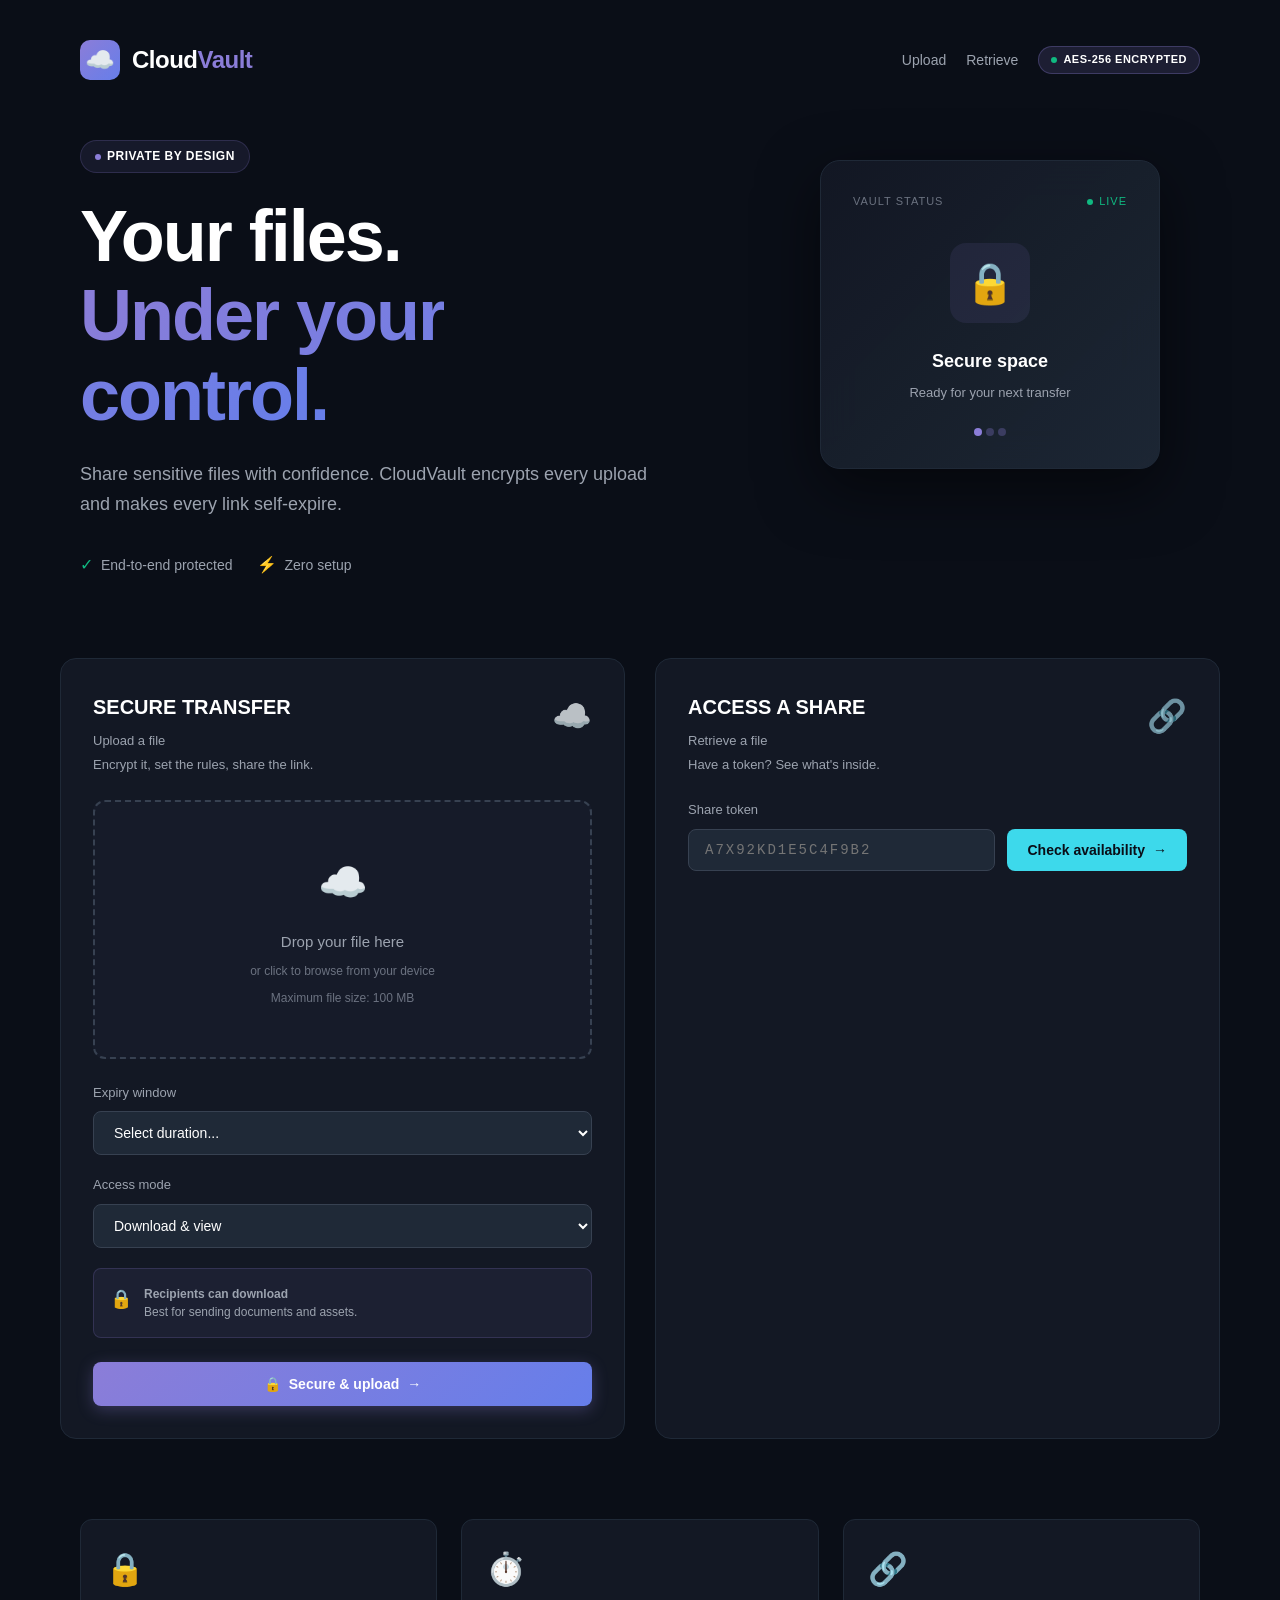
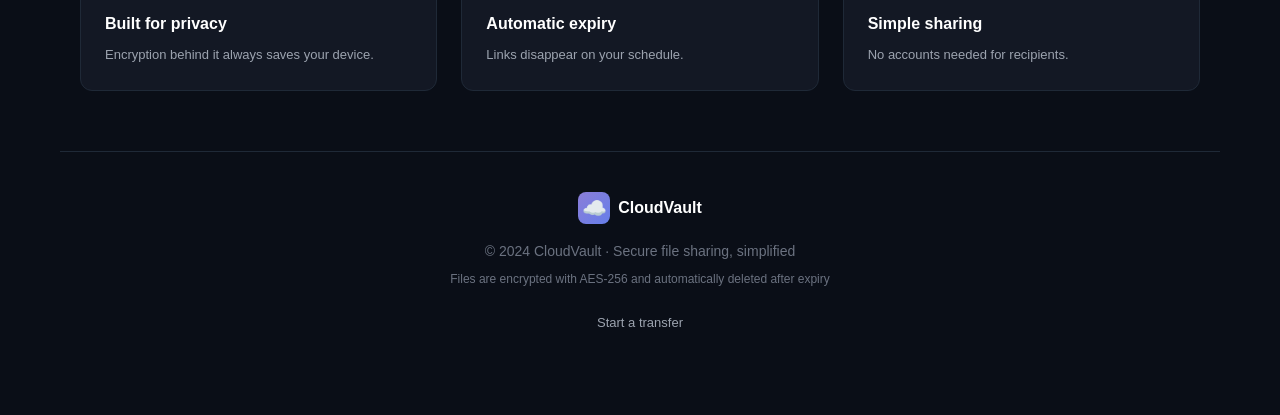
<file: src/main/resources/static/index.html>
<!DOCTYPE html>
<html lang="en">
<head>
    <meta charset="UTF-8">
    <meta name="viewport" content="width=device-width, initial-scale=1.0">
    <title>CloudVault - Secure File Sharing</title>
    <link rel="stylesheet" href="style.css?v=3">
</head>
<body>
    <div class="container">
        <!-- Header -->
        <header class="header">
            <div class="logo-container">
                <div class="logo-icon">☁️</div>
                <div class="logo-text">Cloud<span class="vault">Vault</span></div>
            </div>
            <nav class="header-nav">
                <a href="#" class="nav-link">Upload</a>
                <a href="#" class="nav-link">Retrieve</a>
                <div class="badge">
                    <span class="badge-dot"></span>
                    AES-256 ENCRYPTED
                </div>
            </nav>
        </header>

        <!-- Hero Section -->
        <section class="hero-section" id="heroSection">
            <div class="hero-badge">
                <span class="hero-badge-dot"></span>
                PRIVATE BY DESIGN
            </div>
            <h1 class="hero-title">
                Your files.<br>
                <span class="gradient-text">Under your<br>control.</span>
            </h1>
            <p class="hero-description">
                Share sensitive files with confidence. CloudVault encrypts every upload and makes every link self-expire.
            </p>
            <div class="hero-features">
                <div class="hero-feature">
                    <span class="hero-feature-icon">✓</span>
                    End-to-end protected
                </div>
                <div class="hero-feature">
                    <span class="hero-feature-icon">⚡</span>
                    Zero setup
                </div>
            </div>
        </section>

        <!-- Vault Card (decorative) -->
        <div class="hero-vault-card">
            <div class="vault-status">
                <span>VAULT STATUS</span>
                <span class="vault-status-live">
                    <span class="status-dot"></span>
                    LIVE
                </span>
            </div>
            <div class="vault-icon">🔒</div>
            <div class="vault-title">Secure space</div>
            <div class="vault-subtitle">Ready for your next transfer</div>
            <div class="vault-progress">
                <span class="vault-progress-dot active"></span>
                <span class="vault-progress-dot"></span>
                <span class="vault-progress-dot"></span>
            </div>
        </div>

        <!-- Main Content -->
        <main class="main-content">
            <!-- Upload Section -->
            <section class="section upload-section" id="uploadSection">
                <div class="section-header">
                    <div class="section-title-group">
                        <h2>SECURE TRANSFER</h2>
                        <p class="section-subtitle">Upload a file</p>
                        <p class="section-subtitle" style="margin-top: 4px;">Encrypt it, set the rules, share the link.</p>
                    </div>
                    <div class="section-icon">☁️</div>
                </div>

                <div class="upload-area" id="uploadArea">
                    <div class="upload-icon">☁️</div>
                    <p class="upload-text">Drop your file here</p>
                    <p class="upload-hint">or click to browse from your device</p>
                    <p class="upload-hint" style="margin-top: 8px;">Maximum file size: 100 MB</p>
                    <input type="file" id="fileInput" class="file-input" hidden>
                </div>

                <form id="uploadForm" class="upload-form">
                    <div class="form-group">
                        <label for="expirySelect">Expiry window</label>
                        <select id="expirySelect" class="form-control" required>
                            <option value="">Select duration...</option>
                            <option value="FIVE_MINUTES">5 minutes</option>
                            <option value="ONE_HOUR">1 hour</option>
                            <option value="SIX_HOURS">6 hours</option>
                            <option value="TWENTY_FOUR_HOURS">24 hours</option>
                            <option value="SEVEN_DAYS">7 days</option>
                        </select>
                    </div>

                    <div class="form-group">
                        <label for="accessModeSelect">Access mode</label>
                        <select id="accessModeSelect" class="form-control" required>
                            <option value="">Select access mode...</option>
                            <option value="DOWNLOAD" selected>Download & view</option>
                            <option value="VIEW_ONLY">View only</option>
                        </select>
                    </div>

                    <div class="info-box">
                        <span class="info-box-icon">🔒</span>
                        <div class="info-box-text">
                            <strong>Recipients can download</strong><br>
                            Best for sending documents and assets.
                        </div>
                    </div>

                    <button type="submit" class="btn btn-primary" id="uploadBtn">
                        <span class="btn-icon">🔒</span>
                        Secure & upload
                        <span class="btn-icon">→</span>
                    </button>
                </form>

                <div id="uploadStatus" class="status-message"></div>
            </section>

            <!-- Download/Access Section -->
            <section class="section download-section">
                <div class="section-header">
                    <div class="section-title-group">
                        <h2>ACCESS A SHARE</h2>
                        <p class="section-subtitle">Retrieve a file</p>
                        <p class="section-subtitle" style="margin-top: 4px;">Have a token? See what's inside.</p>
                    </div>
                    <div class="section-icon">🔗</div>
                </div>

                <form id="downloadForm" class="download-form">
                    <div class="form-group">
                        <label for="shareTokenInput">Share token</label>
                        <div class="share-token-container">
                            <input type="text" id="shareTokenInput" class="form-control" 
                                   placeholder="A7X92KD1E5C4F9B2" maxlength="16">
                            <button type="submit" class="btn btn-cyan">
                                Check availability
                                <span class="btn-icon">→</span>
                            </button>
                        </div>
                    </div>
                </form>

                <div id="downloadStatus" class="status-message"></div>
                <div id="fileInfoResult" class="file-info-card" style="display: none;"></div>
            </section>
        </main>

        <!-- Upload Result Section -->
        <section class="section result-section" id="resultSection" style="display: none;">
            <div class="section-header">
                <div class="section-title-group">
                    <h2>✅ FILE UPLOADED SUCCESSFULLY</h2>
                    <p class="section-subtitle">Your file is encrypted and ready to share</p>
                </div>
            </div>

            <div class="result-card">
                <div class="result-grid">
                    <div class="result-item">
                        <label>📁 File Name</label>
                        <p id="resultFileName"></p>
                    </div>
                    <div class="result-item">
                        <label>💾 File Size</label>
                        <p id="resultFileSize"></p>
                    </div>
                    <div class="result-item">
                        <label>⏰ Upload Time</label>
                        <p id="resultUploadTime"></p>
                    </div>
                    <div class="result-item">
                        <label>⏳ Expires At</label>
                        <p id="resultExpiryTime"></p>
                    </div>
                    <div class="result-item">
                        <label>🔒 Access Mode</label>
                        <p id="accessMode"></p>
                    </div>
                    <div class="result-item">
                        <label>🎟️ Share Token</label>
                        <p id="shareToken" class="mono-text"></p>
                    </div>
                </div>

                <div class="result-item" style="margin-top: 20px;">
                    <label>🔗 Sharing Link</label>
                    <div class="share-link-container">
                        <input type="text" id="shareLink" class="share-link-input" readonly>
                        <button class="btn btn-copy" onclick="copyShareLink()">
                            📋 Copy
                        </button>
                    </div>
                </div>

                <div class="result-actions">
                    <button class="btn btn-secondary" onclick="resetForm()">
                        ← Upload Another File
                    </button>
                </div>
            </div>
        </section>

        <!-- Features Section -->
        <section class="features-section">
            <div class="feature-card">
                <div class="feature-icon">🔒</div>
                <div class="feature-title">Built for privacy</div>
                <div class="feature-description">
                    Encryption behind it always saves your device.
                </div>
            </div>
            <div class="feature-card">
                <div class="feature-icon">⏱️</div>
                <div class="feature-title">Automatic expiry</div>
                <div class="feature-description">
                    Links disappear on your schedule.
                </div>
            </div>
            <div class="feature-card">
                <div class="feature-icon">🔗</div>
                <div class="feature-title">Simple sharing</div>
                <div class="feature-description">
                    No accounts needed for recipients.
                </div>
            </div>
        </section>

        <!-- Footer -->
        <footer class="footer">
            <div class="footer-logo">
                <div class="footer-logo-icon">☁️</div>
                <span style="font-weight: 600; font-size: 16px;">CloudVault</span>
            </div>
            <p class="footer-text">© 2024 CloudVault · Secure file sharing, simplified</p>
            <p class="footer-note">Files are encrypted with AES-256 and automatically deleted after expiry</p>
            <div style="margin-top: 20px;">
                <a href="#" class="footer-link" onclick="startTransfer()">Start a transfer</a>
            </div>
        </footer>
    </div>

    <script src="script.js"></script>
</body>
</html>
</file>
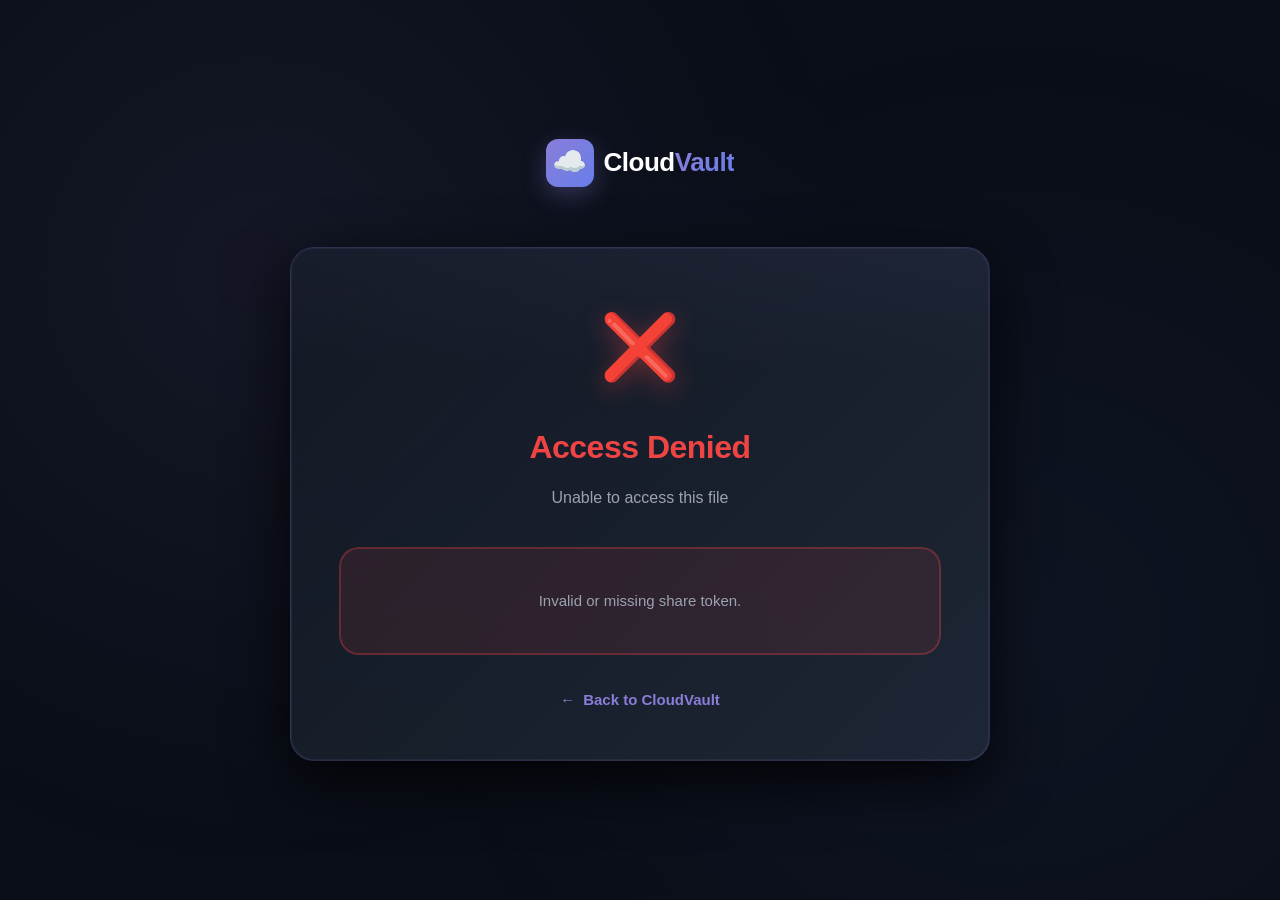
<file: src/main/resources/static/share.html>
<!DOCTYPE html>
<html lang="en">
<head>
    <meta charset="UTF-8">
    <meta name="viewport" content="width=device-width, initial-scale=1.0">
    <meta http-equiv="Cache-Control" content="no-cache, no-store, must-revalidate">
    <meta http-equiv="Pragma" content="no-cache">
    <meta http-equiv="Expires" content="0">
    <title>CloudVault - Shared File Access</title>
    <link rel="stylesheet" href="style.css?v=4">
    <style>
        /* Force dark theme styles inline to override caching */
        body {
            background: #0a0e17 !important;
            color: #ffffff !important;
            position: relative;
            overflow-x: hidden;
            margin: 0;
            padding: 0;
            font-family: -apple-system, BlinkMacSystemFont, 'Segoe UI', 'Inter', 'SF Pro Display', Roboto, 'Helvetica Neue', Arial, sans-serif !important;
        }
        body {
            background: var(--dark-bg);
            position: relative;
            overflow-x: hidden;
        }

        body::before {
            content: '';
            position: fixed;
            top: 0;
            left: 0;
            right: 0;
            bottom: 0;
            background: 
                radial-gradient(circle at 20% 30%, rgba(139, 125, 216, 0.08) 0%, transparent 50%),
                radial-gradient(circle at 80% 70%, rgba(102, 126, 234, 0.06) 0%, transparent 50%);
            pointer-events: none;
            z-index: 0;
        }

        .share-page-container {
            min-height: 100vh;
            display: flex;
            flex-direction: column;
            justify-content: center;
            align-items: center;
            padding: 60px 20px;
            position: relative;
            z-index: 1;
        }

        /* Header Logo */
        .share-header-logo {
            display: flex;
            align-items: center;
            gap: 10px;
            margin-bottom: 60px;
        }

        .share-header-logo-icon {
            width: 48px;
            height: 48px;
            background: linear-gradient(135deg, var(--primary-purple), var(--primary-blue));
            border-radius: 12px;
            display: flex;
            align-items: center;
            justify-content: center;
            font-size: 28px;
            box-shadow: 0 8px 24px rgba(139, 125, 216, 0.3);
        }

        .share-header-logo-text {
            font-size: 26px;
            font-weight: 700;
            letter-spacing: -0.5px;
            color: var(--text-primary);
        }

        .share-header-logo-text .vault {
            background: linear-gradient(135deg, var(--primary-purple), var(--primary-blue));
            -webkit-background-clip: text;
            -webkit-text-fill-color: transparent;
            background-clip: text;
        }

        /* Main Card */
        .share-card {
            background: linear-gradient(135deg, rgba(19, 24, 36, 0.95), rgba(31, 41, 55, 0.9));
            backdrop-filter: blur(30px);
            border: 1px solid rgba(139, 125, 216, 0.2);
            border-radius: 24px;
            box-shadow: 
                0 20px 60px rgba(0, 0, 0, 0.8),
                0 0 0 1px rgba(139, 125, 216, 0.1) inset;
            padding: 48px;
            max-width: 700px;
            width: 100%;
            position: relative;
        }

        .share-card::before {
            content: '';
            position: absolute;
            top: 0;
            left: 0;
            right: 0;
            height: 120px;
            background: linear-gradient(180deg, rgba(139, 125, 216, 0.05) 0%, transparent 100%);
            border-radius: 24px 24px 0 0;
            pointer-events: none;
        }

        /* Status Icons */
        .emoji-icon {
            font-size: 80px;
            margin-bottom: 24px;
            filter: drop-shadow(0 8px 16px rgba(139, 125, 216, 0.4));
            animation: float 3s ease-in-out infinite;
        }

        @keyframes float {
            0%, 100% { transform: translateY(0px); }
            50% { transform: translateY(-10px); }
        }

        /* Title Section */
        .share-title {
            font-size: 32px;
            font-weight: 700;
            margin-bottom: 12px;
            color: var(--text-primary);
            letter-spacing: -0.5px;
        }

        .share-subtitle {
            font-size: 16px;
            color: var(--text-secondary);
            margin-bottom: 36px;
        }

        /* File Info Box */
        .file-info {
            background: rgba(19, 24, 36, 0.6);
            border: 1px solid rgba(139, 125, 216, 0.15);
            border-radius: 16px;
            padding: 28px;
            margin: 32px 0;
            position: relative;
        }

        .file-info::before {
            content: '';
            position: absolute;
            top: 0;
            left: 0;
            right: 0;
            bottom: 0;
            background: linear-gradient(135deg, rgba(139, 125, 216, 0.03), rgba(102, 126, 234, 0.02));
            border-radius: 16px;
            pointer-events: none;
        }

        .file-info-row {
            display: flex;
            justify-content: space-between;
            align-items: center;
            padding: 16px 0;
            border-bottom: 1px solid rgba(139, 125, 216, 0.08);
            font-size: 15px;
            position: relative;
        }

        .file-info-row:last-child {
            border-bottom: none;
        }

        .file-info-label {
            font-weight: 600;
            color: var(--text-secondary);
            display: flex;
            align-items: center;
            gap: 8px;
        }

        .file-info-value {
            color: var(--text-primary);
            word-break: break-word;
            text-align: right;
            font-weight: 500;
        }

        /* Buttons */
        .btn-group {
            display: grid;
            grid-template-columns: repeat(auto-fit, minmax(180px, 1fr));
            gap: 14px;
            margin-top: 32px;
        }

        .btn-full {
            padding: 16px 28px;
            border-radius: 12px;
            font-size: 15px;
            font-weight: 600;
            border: none;
            cursor: pointer;
            transition: all 0.3s ease;
            display: flex;
            align-items: center;
            justify-content: center;
            gap: 10px;
        }

        .btn-primary.btn-full {
            background: linear-gradient(135deg, var(--primary-purple), var(--primary-blue));
            color: white;
            box-shadow: 0 6px 20px rgba(139, 125, 216, 0.35);
        }

        .btn-primary.btn-full:hover {
            transform: translateY(-2px);
            box-shadow: 0 8px 28px rgba(139, 125, 216, 0.5);
        }

        .btn-secondary.btn-full {
            background: rgba(31, 41, 55, 0.8);
            color: var(--text-primary);
            border: 1px solid rgba(139, 125, 216, 0.2);
        }

        .btn-secondary.btn-full:hover {
            background: rgba(31, 41, 55, 1);
            border-color: rgba(139, 125, 216, 0.4);
        }

        /* Status Messages */
        .status {
            margin-top: 24px;
            padding: 18px 20px;
            border-radius: 12px;
            font-weight: 600;
            font-size: 14px;
            display: none;
            align-items: center;
            gap: 12px;
        }

        .status.loading {
            display: flex;
            background: rgba(139, 125, 216, 0.12);
            color: var(--primary-purple);
            border: 1px solid rgba(139, 125, 216, 0.3);
        }

        .status.success {
            display: flex;
            background: rgba(16, 185, 129, 0.12);
            color: var(--success-green);
            border: 1px solid rgba(16, 185, 129, 0.3);
        }

        .status.error {
            display: flex;
            background: rgba(239, 68, 68, 0.12);
            color: var(--error-red);
            border: 1px solid rgba(239, 68, 68, 0.3);
        }

        /* Error/Expired States */
        .expired-message {
            background: rgba(239, 68, 68, 0.1);
            border: 2px solid rgba(239, 68, 68, 0.3);
            color: var(--error-red);
            padding: 40px 32px;
            border-radius: 20px;
            margin-top: 32px;
            text-align: center;
        }

        .expired-message-title {
            font-size: 64px;
            margin-bottom: 24px;
            filter: drop-shadow(0 6px 12px rgba(239, 68, 68, 0.4));
        }

        .expired-message-text {
            font-size: 20px;
            margin-bottom: 12px;
            font-weight: 700;
        }

        .expired-message p {
            font-size: 15px;
            color: var(--text-secondary);
        }

        /* View Only Badge */
        .view-only-badge {
            background: linear-gradient(135deg, rgba(139, 125, 216, 0.25), rgba(102, 126, 234, 0.2));
            border: 1px solid rgba(139, 125, 216, 0.5);
            color: var(--text-primary);
            padding: 16px 24px;
            border-radius: 12px;
            margin-bottom: 24px;
            font-weight: 600;
            font-size: 14px;
            text-align: center;
            box-shadow: 0 6px 20px rgba(139, 125, 216, 0.25);
            display: flex;
            align-items: center;
            justify-content: center;
            gap: 10px;
        }

        /* Back Link */
        .back-link {
            margin-top: 32px;
            text-align: center;
        }

        .back-link a {
            color: var(--primary-purple);
            text-decoration: none;
            font-weight: 600;
            font-size: 15px;
            transition: all 0.3s;
            display: inline-flex;
            align-items: center;
            gap: 8px;
        }

        .back-link a:hover {
            color: var(--primary-blue);
            transform: translateX(-4px);
        }

        /* File Viewer */
        .file-viewer-container {
            background: linear-gradient(135deg, rgba(19, 24, 36, 0.95), rgba(31, 41, 55, 0.9));
            backdrop-filter: blur(30px);
            border: 1px solid rgba(139, 125, 216, 0.2);
            border-radius: 24px;
            box-shadow: 0 20px 60px rgba(0, 0, 0, 0.8);
            padding: 28px;
            max-width: 90vw;
            max-height: 90vh;
            overflow: auto;
            margin: 20px auto;
        }

        .file-viewer-header {
            display: flex;
            justify-content: space-between;
            align-items: center;
            margin-bottom: 24px;
            padding-bottom: 20px;
            border-bottom: 2px solid rgba(139, 125, 216, 0.15);
        }

        .file-viewer-header h2 {
            margin: 0;
            color: var(--text-primary);
            font-size: 22px;
            font-weight: 700;
        }

        .file-viewer-close {
            background: rgba(31, 41, 55, 0.8);
            border: 1px solid rgba(139, 125, 216, 0.2);
            padding: 12px 24px;
            border-radius: 10px;
            cursor: pointer;
            font-weight: 600;
            color: var(--text-primary);
            transition: all 0.3s;
            font-size: 14px;
        }

        .file-viewer-close:hover {
            background: rgba(31, 41, 55, 1);
            border-color: rgba(139, 125, 216, 0.4);
        }

        .file-viewer-content {
            background: rgba(19, 24, 36, 0.6);
            padding: 24px;
            border-radius: 16px;
            border: 1px solid rgba(139, 125, 216, 0.1);
        }

        .image-viewer {
            max-width: 100%;
            height: auto;
            border-radius: 12px;
        }

        .text-viewer {
            font-family: 'Courier New', monospace;
            white-space: pre-wrap;
            word-wrap: break-word;
            color: var(--text-primary);
            line-height: 1.6;
            max-height: 70vh;
            overflow-y: auto;
            font-size: 13px;
        }

        .pdf-viewer {
            width: 100%;
            height: 70vh;
            border: 1px solid rgba(139, 125, 216, 0.15);
            border-radius: 12px;
        }

        .unsupported-file {
            text-align: center;
            padding: 48px;
            color: var(--text-secondary);
        }

        .unsupported-file p {
            font-size: 16px;
            margin: 12px 0;
        }

        /* Loading State Enhancement */
        .loading-container {
            text-align: center;
            padding: 40px;
        }

        /* Responsive */
        @media (max-width: 640px) {
            .share-card {
                padding: 32px 24px;
            }

            .share-title {
                font-size: 26px;
            }

            .emoji-icon {
                font-size: 64px;
            }

            .btn-group {
                grid-template-columns: 1fr;
            }

            .file-info-row {
                flex-direction: column;
                gap: 8px;
                align-items: flex-start;
            }

            .file-info-value {
                text-align: left;
            }
        }
    </style>
</head>
<body>
    <div class="share-page-container">
        <!-- Header Logo -->
        <div class="share-header-logo">
            <div class="share-header-logo-icon">☁️</div>
            <div class="share-header-logo-text">Cloud<span class="vault">Vault</span></div>
        </div>

        <div class="share-card">
            <!-- Loading State -->
            <div id="loadingState" class="loading-container">
                <div class="emoji-icon">🔍</div>
                <h1 class="share-title">Verifying Access</h1>
                <p class="share-subtitle">Please wait while we check the file availability...</p>
                <div class="status loading">
                    <div class="spinner"></div>
                    Checking file access...
                </div>
            </div>

            <!-- Expired State -->
            <div id="expiredState" style="display: none;">
                <div style="text-align: center;">
                    <div class="expired-message-title">⏰</div>
                    <h1 class="share-title" style="color: var(--error-red);">File Expired</h1>
                    <p class="share-subtitle">This file has expired and is no longer available.</p>
                </div>
                <div class="expired-message">
                    <p style="font-size: 15px; line-height: 1.6;">
                        The link you're trying to access has passed its expiration time.<br>
                        Please contact the sender for a new link.
                    </p>
                </div>
                <div class="back-link">
                    <a href="/">
                        <span>←</span> Back to CloudVault
                    </a>
                </div>
            </div>

            <!-- Error State -->
            <div id="errorState" style="display: none;">
                <div style="text-align: center;">
                    <div class="expired-message-title">❌</div>
                    <h1 class="share-title" style="color: var(--error-red);">Access Denied</h1>
                    <p class="share-subtitle">Unable to access this file</p>
                </div>
                <div class="expired-message">
                    <p id="errorMessage" style="font-size: 15px; line-height: 1.6;"></p>
                </div>
                <div class="back-link">
                    <a href="/">
                        <span>←</span> Back to CloudVault
                    </a>
                </div>
            </div>

            <!-- File Available State -->
            <div id="fileState" style="display: none;">
                <div style="text-align: center;">
                    <div class="emoji-icon">📥</div>
                    <h1 class="share-title">Shared File</h1>
                    <p class="share-subtitle">This file is ready to access</p>
                </div>

                <div class="file-info">
                    <div class="file-info-row">
                        <span class="file-info-label">📁 File Name</span>
                        <span class="file-info-value" id="fileName"></span>
                    </div>
                    <div class="file-info-row">
                        <span class="file-info-label">💾 File Size</span>
                        <span class="file-info-value" id="fileSize"></span>
                    </div>
                    <div class="file-info-row">
                        <span class="file-info-label">📅 Uploaded</span>
                        <span class="file-info-value" id="uploadedAt"></span>
                    </div>
                    <div class="file-info-row">
                        <span class="file-info-label">⏰ Expires</span>
                        <span class="file-info-value" id="expiresAt"></span>
                    </div>
                    <div class="file-info-row">
                        <span class="file-info-label">📥 Downloads</span>
                        <span class="file-info-value" id="downloadCount"></span>
                    </div>
                    <div class="file-info-row">
                        <span class="file-info-label">🔒 Access Mode</span>
                        <span class="file-info-value" id="accessMode"></span>
                    </div>
                </div>

                <div class="btn-group">
                    <button class="btn btn-primary btn-full" id="downloadBtn" onclick="downloadFile()">
                        <span>⬇️</span> Download File
                    </button>
                    <button class="btn btn-secondary btn-full" onclick="verifyEncryption()">
                        <span>🔐</span> Verify Encryption
                    </button>
                    <button class="btn btn-secondary btn-full" onclick="window.location.href='/'">
                        <span>🏠</span> Home
                    </button>
                </div>

                <div id="status" class="status"></div>
            </div>

            <!-- Viewer State -->
            <div id="viewerState" style="display: none; width: 100%; max-width: none;">
                <div class="file-viewer-container">
                    <div class="file-viewer-header">
                        <h2>📄 File Viewer</h2>
                        <button class="file-viewer-close" onclick="closeViewer()">✕ Close</button>
                    </div>
                    <div class="file-viewer-content" id="viewerContent"></div>
                </div>
            </div>
        </div>
    </div>

    <script>
        const API_BASE = '/api/files';
        let currentToken = '';

        function getShareTokenFromURL() {
            const params = new URLSearchParams(window.location.search);
            return params.get('token') || '';
        }

        function getShareTokenFromPath() {
            const pathParts = window.location.pathname.split('/');
            if (pathParts.length > 0) {
                const token = pathParts[pathParts.length - 1];
                if (token && token.length === 16) {
                    return token.toUpperCase();
                }
            }
            return '';
        }

        window.addEventListener('load', async () => {
            currentToken = getShareTokenFromURL() || getShareTokenFromPath();

            if (!currentToken || currentToken.length !== 16) {
                showError('Invalid or missing share token.');
                return;
            }

            await checkFileAccess();
        });

        async function checkFileAccess() {
            try {
                document.getElementById('loadingState').style.display = 'block';
                document.getElementById('fileState').style.display = 'none';
                document.getElementById('expiredState').style.display = 'none';
                document.getElementById('errorState').style.display = 'none';

                const response = await fetch(`${API_BASE}/access/${currentToken}`);

                if (!response.ok) {
                    if (response.status === 404) {
                        showError('File not found or does not exist.');
                    } else {
                        showError('Error accessing file.');
                    }
                    return;
                }

                const data = await response.json();

                if (data.isExpired) {
                    showExpired();
                    return;
                }

                showFileInfo(data);

            } catch (error) {
                console.error('Error:', error);
                showError(`Error: ${error.message}`);
            }
        }

        function showFileInfo(data) {
            document.getElementById('fileName').textContent = data.fileName;
            document.getElementById('fileSize').textContent = formatFileSize(data.fileSize);
            document.getElementById('uploadedAt').textContent = formatDateTime(data.uploadedAt);
            document.getElementById('expiresAt').textContent = formatDateTime(data.expiresAt);
            document.getElementById('downloadCount').textContent = data.downloadCount;
            
            const accessModeText = data.accessMode === 'DOWNLOAD' 
                ? '📥 Download & View' 
                : '👁️ View Only';
            document.getElementById('accessMode').textContent = accessModeText;

            const downloadBtn = document.getElementById('downloadBtn');
            if (data.accessMode === 'VIEW_ONLY') {
                downloadBtn.style.display = 'none';
                
                const badge = document.createElement('div');
                badge.className = 'view-only-badge';
                badge.innerHTML = '<span style="font-size: 20px;">👁️</span> This file is view-only. Downloads are not allowed by the sender.';
                downloadBtn.parentElement.insertBefore(badge, downloadBtn);

                const viewBtn = document.createElement('button');
                viewBtn.id = 'viewBtn';
                viewBtn.className = 'btn btn-primary btn-full';
                viewBtn.innerHTML = '<span>👁️</span> View File';
                viewBtn.onclick = viewFile;
                downloadBtn.parentElement.insertBefore(viewBtn, downloadBtn);
            }

            document.getElementById('loadingState').style.display = 'none';
            document.getElementById('fileState').style.display = 'block';
        }

        function showExpired() {
            document.getElementById('loadingState').style.display = 'none';
            document.getElementById('expiredState').style.display = 'block';
        }

        function showError(message) {
            document.getElementById('errorMessage').textContent = message;
            document.getElementById('loadingState').style.display = 'none';
            document.getElementById('errorState').style.display = 'block';
        }

        async function downloadFile() {
            try {
                const btn = document.getElementById('downloadBtn');
                const status = document.getElementById('status');

                btn.disabled = true;
                status.className = 'status loading';
                status.innerHTML = '<div class="spinner"></div> Downloading and decrypting file...';
                status.style.display = 'flex';

                const response = await fetch(`${API_BASE}/download/${currentToken}`);

                if (!response.ok) {
                    throw new Error('Download failed');
                }

                const contentDisposition = response.headers.get('content-disposition');
                let filename = 'file';
                if (contentDisposition) {
                    const filenameMatch = contentDisposition.match(/filename="(.+?)"/);
                    if (filenameMatch) {
                        filename = filenameMatch[1];
                    }
                }

                const blob = await response.blob();
                const url = window.URL.createObjectURL(blob);
                const a = document.createElement('a');
                a.href = url;
                a.download = filename;
                document.body.appendChild(a);
                a.click();
                window.URL.revokeObjectURL(url);
                document.body.removeChild(a);

                status.className = 'status success';
                status.innerHTML = '<span style="font-size: 20px;">✅</span> File downloaded successfully!';

                btn.disabled = false;

            } catch (error) {
                console.error('Download error:', error);
                const status = document.getElementById('status');
                status.className = 'status error';
                status.innerHTML = `<span style="font-size: 20px;">❌</span> Download failed: ${error.message}`;
                status.style.display = 'flex';

                const btn = document.getElementById('downloadBtn');
                btn.disabled = false;
            }
        }

        async function verifyEncryption() {
            try {
                const btn = document.querySelector('button[onclick="verifyEncryption()"]');
                const status = document.getElementById('status');

                btn.disabled = true;
                status.className = 'status loading';
                status.innerHTML = '<div class="spinner"></div> Verifying encryption...';
                status.style.display = 'flex';

                const response = await fetch(`${API_BASE}/verify/${currentToken}`);

                if (!response.ok) {
                    throw new Error('Verification failed');
                }

                const data = await response.json();

                status.className = 'status success';
                status.innerHTML = `
                    <div>
                        <span style="font-size: 22px;">✓</span>
                    </div>
                    <div style="text-align: left; flex: 1;">
                        <strong>${data.message}</strong><br><br>
                        <strong>Encryption Details:</strong><br>
                        • Algorithm: <strong>${data.encryptionAlgorithm}</strong><br>
                        • Mode: <strong>${data.encryptionMode}</strong><br>
                        • Key Length: <strong>${data.keyLengthBits} bits</strong><br>
                        • Status: <strong>${data.status}</strong>
                    </div>
                `;
                status.style.display = 'flex';
                status.style.alignItems = 'flex-start';

                btn.disabled = false;

            } catch (error) {
                console.error('Verification error:', error);
                const status = document.getElementById('status');
                status.className = 'status error';
                status.innerHTML = `<span style="font-size: 20px;">❌</span> Verification failed: ${error.message}`;
                status.style.display = 'flex';

                const btn = document.querySelector('button[onclick="verifyEncryption()"]');
                btn.disabled = false;
            }
        }

        async function viewFile() {
            try {
                const btn = document.getElementById('viewBtn');
                const status = document.getElementById('status');

                btn.disabled = true;
                status.className = 'status loading';
                status.innerHTML = '<div class="spinner"></div> Loading and decrypting file...';
                status.style.display = 'flex';

                const response = await fetch(`${API_BASE}/view/${currentToken}`);

                if (!response.ok) {
                    const text = await response.text();
                    throw new Error(`View failed: ${response.status} - ${text}`);
                }

                const contentDisposition = response.headers.get('content-disposition');
                let filename = 'file';
                if (contentDisposition) {
                    const filenameMatch = contentDisposition.match(/filename="(.+?)"/);
                    if (filenameMatch) {
                        filename = filenameMatch[1];
                    }
                }

                const blob = await response.blob();

                if (blob.size === 0) {
                    throw new Error('Received empty file from server');
                }

                displayFile(blob, filename);

                status.className = 'status success';
                status.innerHTML = '<span style="font-size: 20px;">✅</span> File loaded successfully!';
                btn.disabled = false;

            } catch (error) {
                console.error('View error:', error);
                const status = document.getElementById('status');
                status.className = 'status error';
                status.innerHTML = `<span style="font-size: 20px;">❌</span> Failed to load file: ${error.message}`;
                status.style.display = 'flex';

                const btn = document.getElementById('viewBtn');
                if (btn) btn.disabled = false;
            }
        }

        function displayFile(blob, filename) {
            const fileExt = filename.split('.').pop().toLowerCase();
            const viewerContent = document.getElementById('viewerContent');
            viewerContent.innerHTML = '';

            if (blob.size === 0) {
                const div = document.createElement('div');
                div.className = 'unsupported-file';
                div.innerHTML = `
                    <p style="font-size: 56px; margin: 20px 0;">❌</p>
                    <p><strong>Error: File is empty</strong></p>
                    <p>The file content could not be retrieved.</p>
                    <p style="margin-top: 12px;">File: ${filename}</p>
                `;
                viewerContent.appendChild(div);
                return;
            }

            if (['jpg', 'jpeg', 'png', 'gif', 'webp', 'bmp'].includes(fileExt)) {
                const url = URL.createObjectURL(blob);
                const img = document.createElement('img');
                img.src = url;
                img.className = 'image-viewer';
                img.onerror = () => {
                    viewerContent.innerHTML = '<div class="unsupported-file"><p>Error loading image</p></div>';
                };
                viewerContent.appendChild(img);
            } else if (['pdf'].includes(fileExt)) {
                const pdfBlob = new Blob([blob], { type: 'application/pdf' });
                const url = URL.createObjectURL(pdfBlob);
                const iframe = document.createElement('iframe');
                iframe.src = url;
                iframe.className = 'pdf-viewer';
                iframe.type = 'application/pdf';
                iframe.onerror = () => {
                    viewerContent.innerHTML = '<div class="unsupported-file"><p>Error loading PDF. Try downloading instead.</p></div>';
                };
                viewerContent.appendChild(iframe);
            } else if (['txt', 'md', 'log', 'json', 'xml', 'html', 'css', 'js', 'py', 'java', 'cpp', 'c'].includes(fileExt)) {
                const reader = new FileReader();
                reader.onload = function(e) {
                    const pre = document.createElement('pre');
                    pre.className = 'text-viewer';
                    pre.textContent = e.target.result;
                    viewerContent.appendChild(pre);
                };
                reader.onerror = function() {
                    viewerContent.innerHTML = '<div class="unsupported-file"><p>Error reading text file</p></div>';
                };
                reader.readAsText(blob);
            } else {
                const div = document.createElement('div');
                div.className = 'unsupported-file';
                div.innerHTML = `
                    <p style="font-size: 56px; margin: 20px 0;">📁</p>
                    <p><strong>Unsupported file type: .${fileExt}</strong></p>
                    <p>This file type cannot be viewed in the browser.</p>
                    <p style="margin-top: 12px;">File: ${filename}</p>
                `;
                viewerContent.appendChild(div);
            }

            document.getElementById('fileState').style.display = 'none';
            document.getElementById('viewerState').style.display = 'block';
        }

        function closeViewer() {
            document.getElementById('viewerState').style.display = 'none';
            document.getElementById('fileState').style.display = 'block';
            document.getElementById('status').style.display = 'none';
        }

        function formatFileSize(bytes) {
            if (bytes === 0) return '0 Bytes';
            const k = 1024;
            const sizes = ['Bytes', 'KB', 'MB', 'GB'];
            const i = Math.floor(Math.log(bytes) / Math.log(k));
            return Math.round(bytes / Math.pow(k, i) * 100) / 100 + ' ' + sizes[i];
        }

        function formatDateTime(dateTimeString) {
            const date = new Date(dateTimeString);
            return date.toLocaleString('en-US', {
                year: 'numeric',
                month: 'short',
                day: 'numeric',
                hour: '2-digit',
                minute: '2-digit',
                second: '2-digit'
            });
        }
    </script>
</body>
</html>
</file>
<file: src/main/resources/static/style.css>
/* CloudVault - Modern Dark Theme CSS */

* {
    margin: 0;
    padding: 0;
    box-sizing: border-box;
}

:root {
    --primary-purple: #8b7dd8;
    --primary-blue: #667eea;
    --cyan: #3dd9eb;
    --dark-bg: #0a0e17;
    --card-bg: #131824;
    --card-border: #1f2937;
    --text-primary: #ffffff;
    --text-secondary: #9ca3af;
    --text-dim: #6b7280;
    --success-green: #10b981;
    --error-red: #ef4444;
    --input-bg: #1f2937;
    --input-border: #374151;
}

body {
    font-family: -apple-system, BlinkMacSystemFont, 'Segoe UI', 'Inter', 'SF Pro Display', Roboto, 'Helvetica Neue', Arial, sans-serif;
    background: var(--dark-bg);
    color: var(--text-primary);
    min-height: 100vh;
    line-height: 1.6;
}

.container {
    max-width: 1200px;
    margin: 0 auto;
    padding: 40px 20px;
    position: relative;
}

/* Header */
.header {
    display: flex;
    justify-content: space-between;
    align-items: center;
    margin-bottom: 60px;
    padding: 0 20px;
}

.logo-container {
    display: flex;
    align-items: center;
    gap: 12px;
}

.logo-icon {
    width: 40px;
    height: 40px;
    background: linear-gradient(135deg, var(--primary-purple), var(--primary-blue));
    border-radius: 10px;
    display: flex;
    align-items: center;
    justify-content: center;
    font-size: 24px;
}

.logo-text {
    font-size: 24px;
    font-weight: 700;
    letter-spacing: -0.5px;
}

.logo-text .vault {
    color: var(--primary-purple);
}

.header-nav {
    display: flex;
    gap: 20px;
    align-items: center;
}

.nav-link {
    color: var(--text-secondary);
    text-decoration: none;
    font-size: 14px;
    font-weight: 500;
    transition: color 0.3s;
}

.nav-link:hover {
    color: var(--text-primary);
}

.badge {
    display: inline-flex;
    align-items: center;
    gap: 6px;
    padding: 4px 12px;
    background: rgba(139, 125, 216, 0.15);
    border: 1px solid rgba(139, 125, 216, 0.3);
    border-radius: 20px;
    font-size: 11px;
    font-weight: 600;
    text-transform: uppercase;
    letter-spacing: 0.5px;
}

.badge-dot {
    width: 6px;
    height: 6px;
    background: var(--success-green);
    border-radius: 50%;
    animation: pulse 2s infinite;
}

@keyframes pulse {
    0%, 100% { opacity: 1; }
    50% { opacity: 0.5; }
}

/* Hero Section */
.hero-section {
    margin-bottom: 80px;
    padding: 0 20px;
}

.hero-badge {
    display: inline-flex;
    align-items: center;
    gap: 6px;
    padding: 6px 14px;
    background: rgba(139, 125, 216, 0.1);
    border: 1px solid rgba(139, 125, 216, 0.2);
    border-radius: 20px;
    font-size: 12px;
    font-weight: 600;
    text-transform: uppercase;
    letter-spacing: 0.5px;
    margin-bottom: 24px;
}

.hero-badge-dot {
    width: 6px;
    height: 6px;
    background: var(--primary-purple);
    border-radius: 50%;
}

.hero-title {
    font-size: 72px;
    font-weight: 700;
    line-height: 1.1;
    margin-bottom: 24px;
    letter-spacing: -2px;
}

.hero-title .gradient-text {
    background: linear-gradient(135deg, var(--primary-purple), var(--primary-blue));
    -webkit-background-clip: text;
    -webkit-text-fill-color: transparent;
    background-clip: text;
}

.hero-description {
    font-size: 18px;
    color: var(--text-secondary);
    max-width: 600px;
    margin-bottom: 32px;
    line-height: 1.7;
}

.hero-features {
    display: flex;
    gap: 24px;
    margin-bottom: 40px;
}

.hero-feature {
    display: flex;
    align-items: center;
    gap: 8px;
    color: var(--text-secondary);
    font-size: 14px;
}

.hero-feature-icon {
    color: var(--success-green);
    font-size: 16px;
}

/* Vault Card (right side) - ABSOLUTE POSITION (stays in place, scrolls with page) */
.hero-vault-card {
    position: absolute !important;
    right: 80px !important;
    top: 160px !important;
    width: 340px;
    background: linear-gradient(135deg, rgba(19, 24, 36, 0.95), rgba(31, 41, 55, 0.9));
    backdrop-filter: blur(20px);
    border: 1px solid var(--card-border);
    border-radius: 20px;
    padding: 32px;
    box-shadow: 0 20px 60px rgba(0, 0, 0, 0.5);
    z-index: 100 !important;
}

.vault-status {
    display: flex;
    justify-content: space-between;
    align-items: center;
    margin-bottom: 32px;
    font-size: 11px;
    text-transform: uppercase;
    letter-spacing: 1px;
    color: var(--text-dim);
}

.vault-status-live {
    display: flex;
    align-items: center;
    gap: 6px;
    color: var(--success-green);
}

.status-dot {
    width: 6px;
    height: 6px;
    background: var(--success-green);
    border-radius: 50%;
    animation: pulse 2s infinite;
}

.vault-icon {
    width: 80px;
    height: 80px;
    margin: 0 auto 24px;
    background: rgba(139, 125, 216, 0.1);
    border-radius: 16px;
    display: flex;
    align-items: center;
    justify-content: center;
    font-size: 40px;
}

.vault-title {
    text-align: center;
    font-size: 18px;
    font-weight: 600;
    margin-bottom: 8px;
}

.vault-subtitle {
    text-align: center;
    font-size: 13px;
    color: var(--text-secondary);
    margin-bottom: 24px;
}

.vault-progress {
    display: flex;
    gap: 4px;
    justify-content: center;
}

.vault-progress-dot {
    width: 8px;
    height: 8px;
    background: rgba(139, 125, 216, 0.3);
    border-radius: 50%;
}

.vault-progress-dot.active {
    background: var(--primary-purple);
}

/* Main Content */
.main-content {
    display: grid;
    grid-template-columns: 1fr 1fr;
    gap: 30px;
    margin-bottom: 80px;
}

/* Section Cards */
.section {
    background: var(--card-bg);
    border: 1px solid var(--card-border);
    border-radius: 16px;
    padding: 32px;
    transition: all 0.3s ease;
}

.section:hover {
    border-color: rgba(139, 125, 216, 0.3);
    box-shadow: 0 8px 32px rgba(139, 125, 216, 0.1);
}

.section-header {
    display: flex;
    justify-content: space-between;
    align-items: flex-start;
    margin-bottom: 24px;
}

.section-title-group h2 {
    font-size: 20px;
    font-weight: 600;
    margin-bottom: 8px;
}

.section-subtitle {
    font-size: 13px;
    color: var(--text-secondary);
}

.section-icon {
    font-size: 32px;
    opacity: 0.8;
}

/* Upload Area */
.upload-area {
    border: 2px dashed var(--input-border);
    border-radius: 12px;
    padding: 48px 24px;
    text-align: center;
    cursor: pointer;
    transition: all 0.3s ease;
    background: rgba(139, 125, 216, 0.03);
    margin-bottom: 24px;
}

.upload-area:hover {
    border-color: var(--primary-purple);
    background: rgba(139, 125, 216, 0.08);
}

.upload-area.drag-over {
    border-color: var(--primary-purple);
    background: rgba(139, 125, 216, 0.15);
}

.upload-icon {
    font-size: 40px;
    margin-bottom: 16px;
    color: var(--primary-purple);
}

.upload-text {
    font-size: 15px;
    color: var(--text-secondary);
    margin-bottom: 8px;
}

.upload-hint {
    font-size: 12px;
    color: var(--text-dim);
}

/* Form Controls */
.form-group {
    margin-bottom: 20px;
}

.form-group label {
    display: block;
    font-size: 13px;
    font-weight: 500;
    color: var(--text-secondary);
    margin-bottom: 8px;
}

.form-control {
    width: 100%;
    padding: 12px 16px;
    background: var(--input-bg);
    border: 1px solid var(--input-border);
    border-radius: 8px;
    color: var(--text-primary);
    font-size: 14px;
    font-family: inherit;
    transition: all 0.3s;
}

.form-control:focus {
    outline: none;
    border-color: var(--primary-purple);
    background: rgba(31, 41, 55, 0.8);
}

.form-control option {
    background: var(--input-bg);
    color: var(--text-primary);
}

/* Info Box */
.info-box {
    display: flex;
    align-items: flex-start;
    gap: 12px;
    padding: 16px;
    background: rgba(139, 125, 216, 0.08);
    border: 1px solid rgba(139, 125, 216, 0.2);
    border-radius: 8px;
    font-size: 13px;
    color: var(--text-secondary);
    margin-bottom: 24px;
}

.info-box-icon {
    font-size: 18px;
    color: var(--primary-purple);
    flex-shrink: 0;
}

.info-box-text {
    font-size: 12px;
    line-height: 1.5;
}

/* Buttons */
.btn {
    display: inline-flex;
    align-items: center;
    justify-content: center;
    gap: 8px;
    padding: 14px 24px;
    border: none;
    border-radius: 8px;
    font-size: 14px;
    font-weight: 600;
    cursor: pointer;
    transition: all 0.3s ease;
    font-family: inherit;
}

.btn-primary {
    background: linear-gradient(135deg, var(--primary-purple), var(--primary-blue));
    color: white;
    width: 100%;
    box-shadow: 0 4px 16px rgba(139, 125, 216, 0.3);
}

.btn-primary:hover {
    transform: translateY(-2px);
    box-shadow: 0 6px 24px rgba(139, 125, 216, 0.4);
}

.btn-primary:active {
    transform: translateY(0);
}

.btn-primary:disabled {
    opacity: 0.5;
    cursor: not-allowed;
    transform: none;
}

.btn-secondary {
    background: var(--input-bg);
    color: var(--text-primary);
    border: 1px solid var(--input-border);
}

.btn-secondary:hover {
    background: var(--input-border);
}

.btn-cyan {
    background: var(--cyan);
    color: var(--dark-bg);
    padding: 12px 20px;
    font-weight: 700;
}

.btn-cyan:hover {
    background: #2bc9d9;
    transform: translateY(-2px);
    box-shadow: 0 4px 16px rgba(61, 217, 235, 0.4);
}

.btn-icon {
    display: inline-flex;
}

/* Share Token Input */
.share-token-container {
    display: flex;
    gap: 12px;
    align-items: stretch;
}

.share-token-container .form-control {
    flex: 1;
    font-family: 'Courier New', monospace;
    letter-spacing: 2px;
    text-transform: uppercase;
}

/* Status Messages */
.status-message {
    margin-top: 20px;
    padding: 16px;
    border-radius: 8px;
    font-size: 14px;
    display: none;
    align-items: center;
    gap: 10px;
}

.status-message.success {
    background: rgba(16, 185, 129, 0.1);
    color: var(--success-green);
    border: 1px solid rgba(16, 185, 129, 0.3);
}

.status-message.error {
    background: rgba(239, 68, 68, 0.1);
    color: var(--error-red);
    border: 1px solid rgba(239, 68, 68, 0.3);
}

.status-message.loading {
    background: rgba(139, 125, 216, 0.1);
    color: var(--primary-purple);
    border: 1px solid rgba(139, 125, 216, 0.3);
}

/* Result Section */
.result-section {
    grid-column: 1 / -1;
}

.result-card {
    background: rgba(31, 41, 55, 0.5);
    border-radius: 12px;
    padding: 24px;
    border: 1px solid var(--input-border);
}

.result-grid {
    display: grid;
    grid-template-columns: repeat(auto-fit, minmax(250px, 1fr));
    gap: 20px;
    margin-bottom: 24px;
}

.result-item {
    padding: 16px;
    background: var(--card-bg);
    border-radius: 8px;
    border: 1px solid var(--input-border);
}

.result-item label {
    display: block;
    font-size: 12px;
    color: var(--text-dim);
    margin-bottom: 8px;
    text-transform: uppercase;
    letter-spacing: 0.5px;
}

.result-item p {
    font-size: 14px;
    color: var(--text-primary);
    word-break: break-all;
}

.mono-text {
    font-family: 'Courier New', monospace;
    background: var(--input-bg);
    padding: 10px 14px;
    border-radius: 6px;
    border: 1px solid var(--input-border);
    display: inline-block;
    letter-spacing: 1.5px;
    font-size: 13px;
}

.share-link-container {
    display: flex;
    gap: 12px;
}

.share-link-input {
    flex: 1;
    padding: 12px 16px;
    background: var(--input-bg);
    border: 1px solid var(--input-border);
    border-radius: 8px;
    color: var(--text-primary);
    font-family: 'Courier New', monospace;
    font-size: 13px;
}

.btn-copy {
    background: var(--primary-purple);
    color: white;
    padding: 12px 20px;
}

.btn-copy:hover {
    background: #9d8ee8;
}

.result-actions {
    display: flex;
    gap: 12px;
    margin-top: 24px;
}

/* Features Section */
.features-section {
    display: grid;
    grid-template-columns: repeat(3, 1fr);
    gap: 24px;
    margin-bottom: 60px;
    padding: 0 20px;
}

.feature-card {
    padding: 24px;
    background: var(--card-bg);
    border: 1px solid var(--card-border);
    border-radius: 12px;
    transition: all 0.3s;
}

.feature-card:hover {
    border-color: rgba(139, 125, 216, 0.3);
    transform: translateY(-4px);
}

.feature-icon {
    font-size: 32px;
    margin-bottom: 16px;
}

.feature-title {
    font-size: 16px;
    font-weight: 600;
    margin-bottom: 8px;
}

.feature-description {
    font-size: 13px;
    color: var(--text-secondary);
    line-height: 1.6;
}

/* Footer */
.footer {
    text-align: center;
    padding: 40px 20px;
    border-top: 1px solid var(--card-border);
}

.footer-logo {
    display: flex;
    align-items: center;
    justify-content: center;
    gap: 8px;
    margin-bottom: 16px;
}

.footer-logo-icon {
    width: 32px;
    height: 32px;
    background: linear-gradient(135deg, var(--primary-purple), var(--primary-blue));
    border-radius: 8px;
    display: flex;
    align-items: center;
    justify-content: center;
    font-size: 20px;
}

.footer-text {
    font-size: 14px;
    color: var(--text-dim);
    margin-bottom: 8px;
}

.footer-note {
    font-size: 12px;
    color: var(--text-dim);
}

.footer-link {
    color: var(--text-secondary);
    text-decoration: none;
    margin: 0 12px;
    font-size: 13px;
    transition: color 0.3s;
}

.footer-link:hover {
    color: var(--text-primary);
}

/* Spinner */
.spinner {
    border: 3px solid rgba(139, 125, 216, 0.1);
    border-top: 3px solid var(--primary-purple);
    border-radius: 50%;
    width: 18px;
    height: 18px;
    animation: spin 0.6s linear infinite;
}

@keyframes spin {
    0% { transform: rotate(0deg); }
    100% { transform: rotate(360deg); }
}

/* File Info Card */
.file-info-card {
    background: rgba(16, 185, 129, 0.05);
    border: 1px solid rgba(16, 185, 129, 0.2);
    border-left: 4px solid var(--success-green);
    padding: 20px;
    border-radius: 8px;
    margin-top: 20px;
}

.file-info-card.error {
    background: rgba(239, 68, 68, 0.05);
    border-color: rgba(239, 68, 68, 0.2);
    border-left-color: var(--error-red);
}

.file-info-item {
    margin-bottom: 12px;
    display: flex;
    justify-content: space-between;
    font-size: 14px;
}

.file-info-item:last-child {
    margin-bottom: 0;
}

.file-info-label {
    font-weight: 600;
    color: var(--text-secondary);
}

.file-info-value {
    color: var(--text-primary);
}

.download-button-container {
    margin-top: 20px;
    display: flex;
    gap: 12px;
}

/* Responsive Design */
@media (max-width: 1400px) {
    .hero-vault-card {
        right: 40px;
    }
}

@media (max-width: 1200px) {
    .hero-vault-card {
        position: relative;
        right: auto;
        top: auto;
        margin: 40px auto;
        max-width: 400px;
    }
}

@media (max-width: 968px) {
    .main-content {
        grid-template-columns: 1fr;
    }

    .features-section {
        grid-template-columns: 1fr;
    }

    .hero-title {
        font-size: 48px;
    }

    .result-grid {
        grid-template-columns: 1fr;
    }
}

@media (max-width: 640px) {
    .container {
        padding: 20px 16px;
    }

    .header {
        flex-direction: column;
        gap: 20px;
        align-items: flex-start;
    }

    .hero-title {
        font-size: 36px;
    }

    .hero-features {
        flex-direction: column;
        gap: 12px;
    }

    .section {
        padding: 24px;
    }

    .share-link-container {
        flex-direction: column;
    }

    .result-actions {
        flex-direction: column;
    }

    .btn {
        width: 100%;
    }

    .share-token-container {
        flex-direction: column;
    }

    .download-button-container {
        flex-direction: column;
    }
}

/* Animation */
@keyframes slideIn {
    from {
        opacity: 0;
        transform: translateY(20px);
    }
    to {
        opacity: 1;
        transform: translateY(0);
    }
}

.section {
    animation: slideIn 0.4s ease-out;
}

/* Hidden by default */
.hidden {
    display: none !important;
}
</file>
